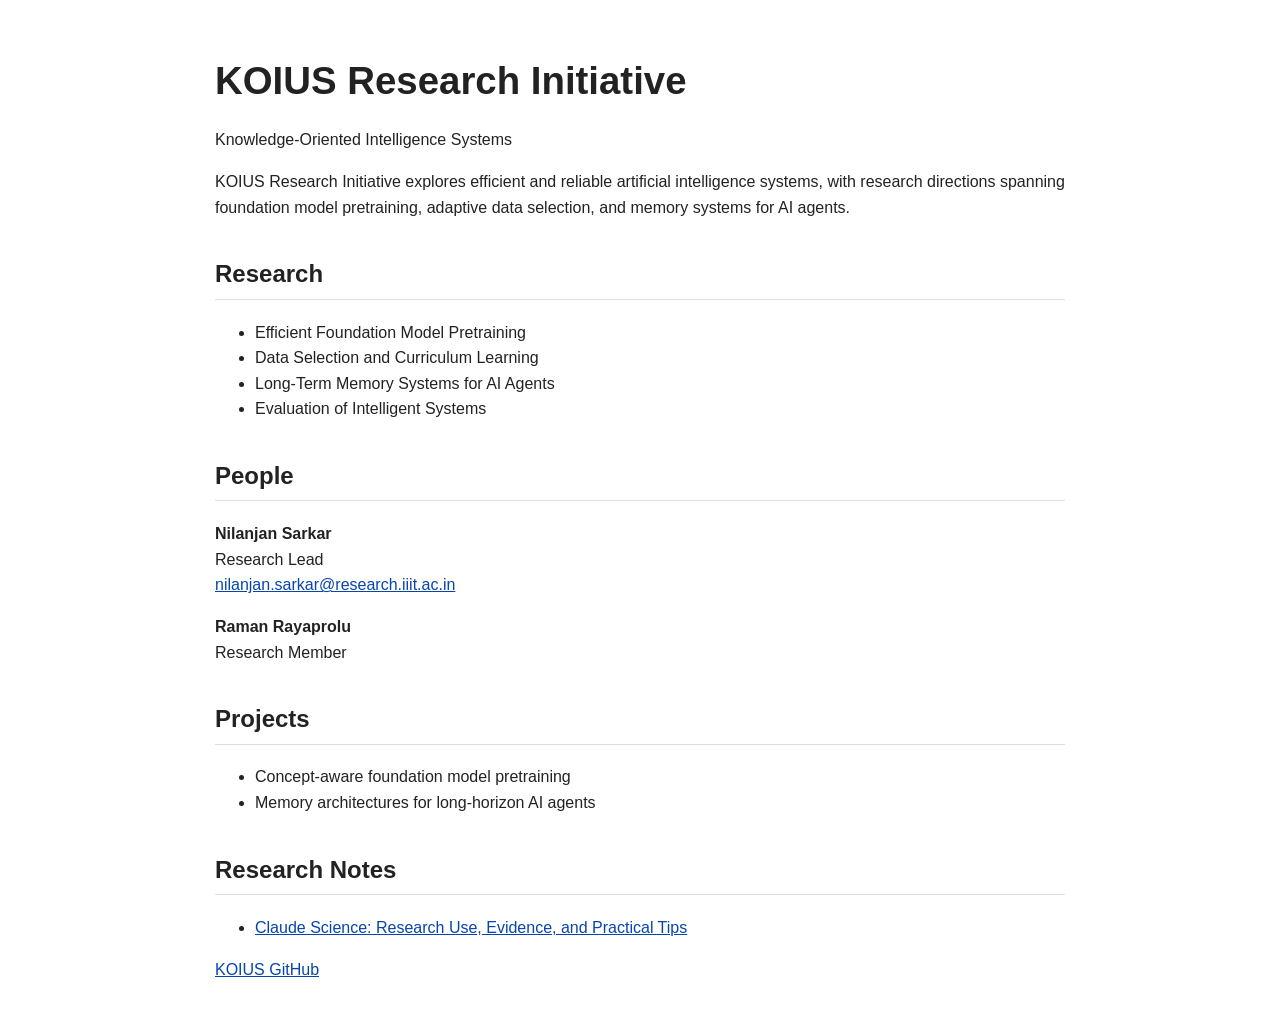
<file: index.html>
<!DOCTYPE html>
<html lang="en">
<head>
<meta charset="UTF-8">
<meta name="viewport" content="width=device-width, initial-scale=1.0">
<title>KOIUS Research Initiative</title>
<meta name="author" content="Nilanjan Sarkar">
<meta name="description" content="KOIUS Research Initiative explores efficient foundation model pretraining, adaptive data selection, and memory systems for AI agents.">
<link rel="stylesheet" href="style.css">
</head>
<body>
<main>
<h1>KOIUS Research Initiative</h1>
<p>Knowledge-Oriented Intelligence Systems</p>

<p>
KOIUS Research Initiative explores efficient and reliable artificial intelligence systems,
with research directions spanning foundation model pretraining, adaptive data selection,
and memory systems for AI agents.
</p>

<h2>Research</h2>
<ul>
<li>Efficient Foundation Model Pretraining</li>
<li>Data Selection and Curriculum Learning</li>
<li>Long-Term Memory Systems for AI Agents</li>
<li>Evaluation of Intelligent Systems</li>
</ul>

<h2>People</h2>
<p><b>Nilanjan Sarkar</b><br>
Research Lead<br>
<a href="mailto:nilanjan.sarkar@research.iiit.ac.in">nilanjan.sarkar@research.iiit.ac.in</a></p>

<p><b>Raman Rayaprolu</b><br>Research Member</p>

<h2>Projects</h2>
<ul>
<li>Concept-aware foundation model pretraining</li>
<li>Memory architectures for long-horizon AI agents</li>
</ul>

<h2>Research Notes</h2>
<ul>
<li><a href="claude-science/">Claude Science: Research Use, Evidence, and Practical Tips</a></li>
</ul>

<p><a href="https://github.com/koius-lab">KOIUS GitHub</a></p>
</main>
</body>
</html>
</file>
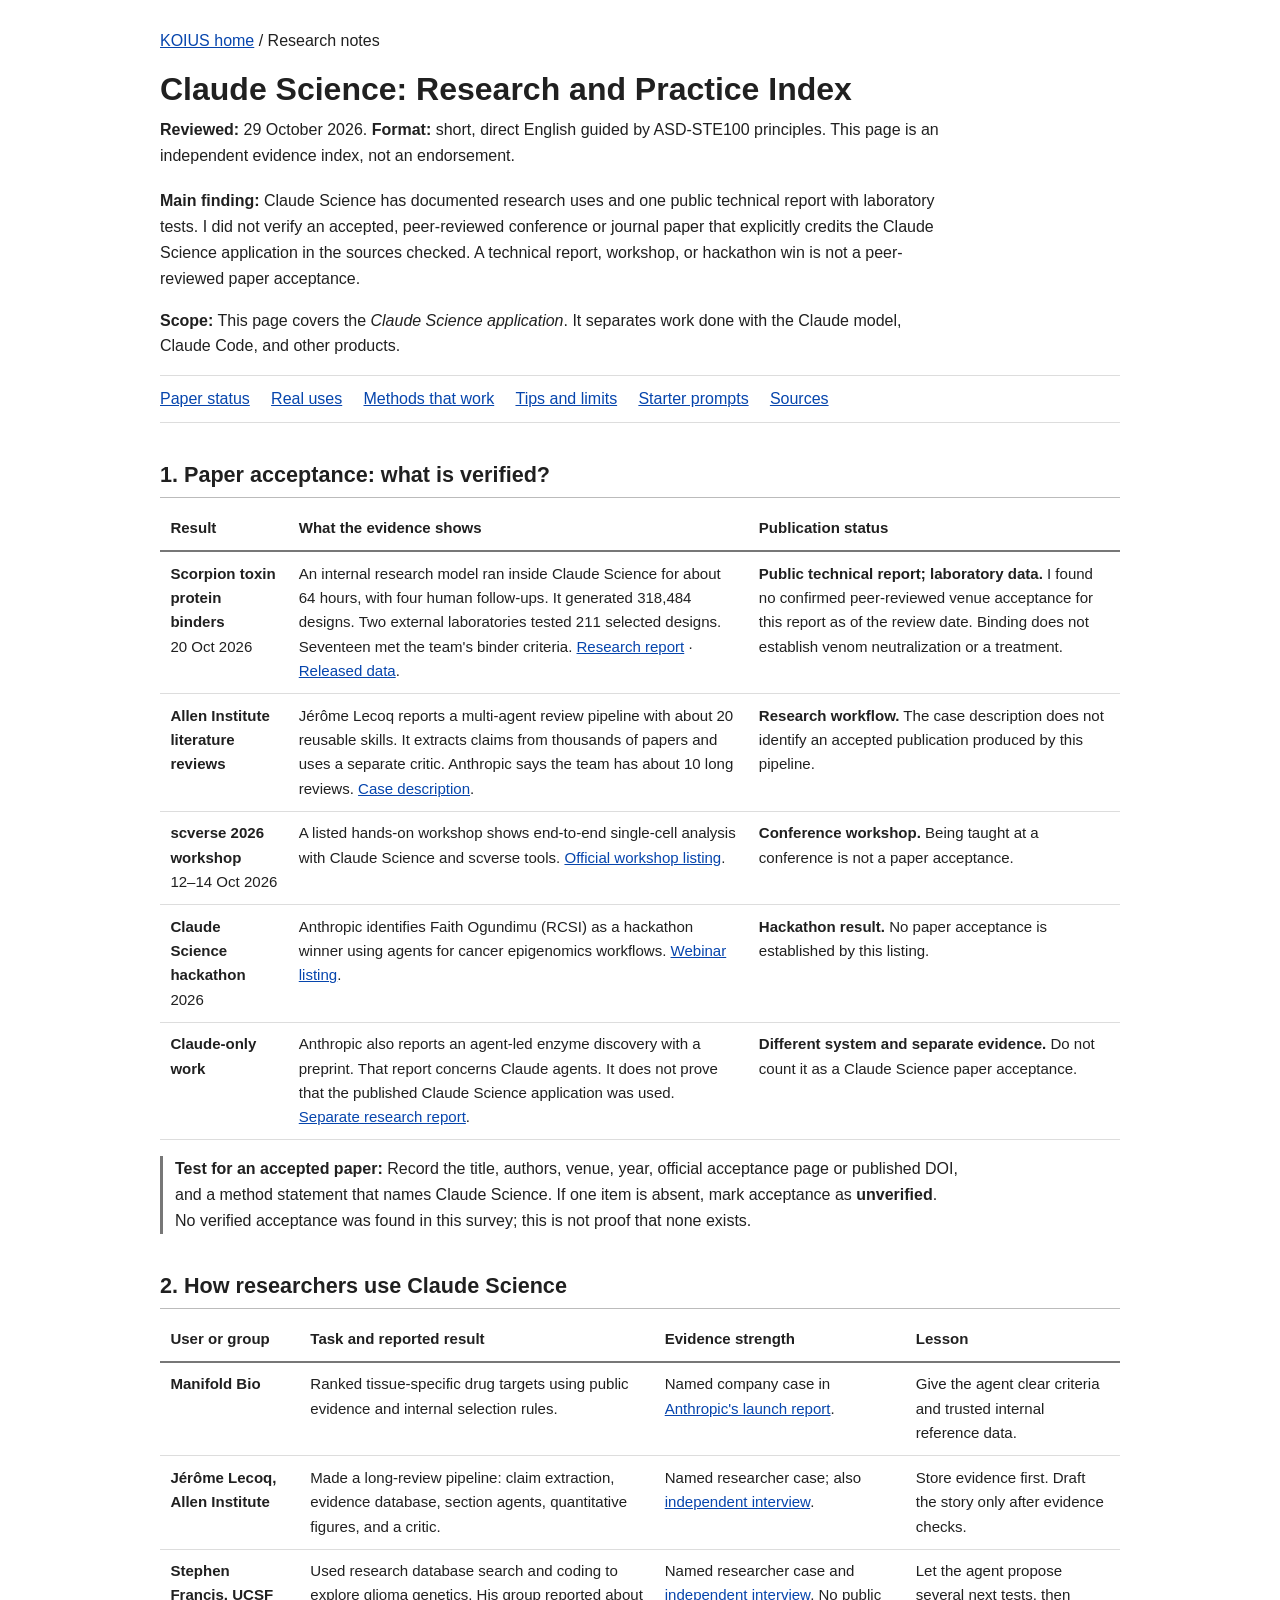
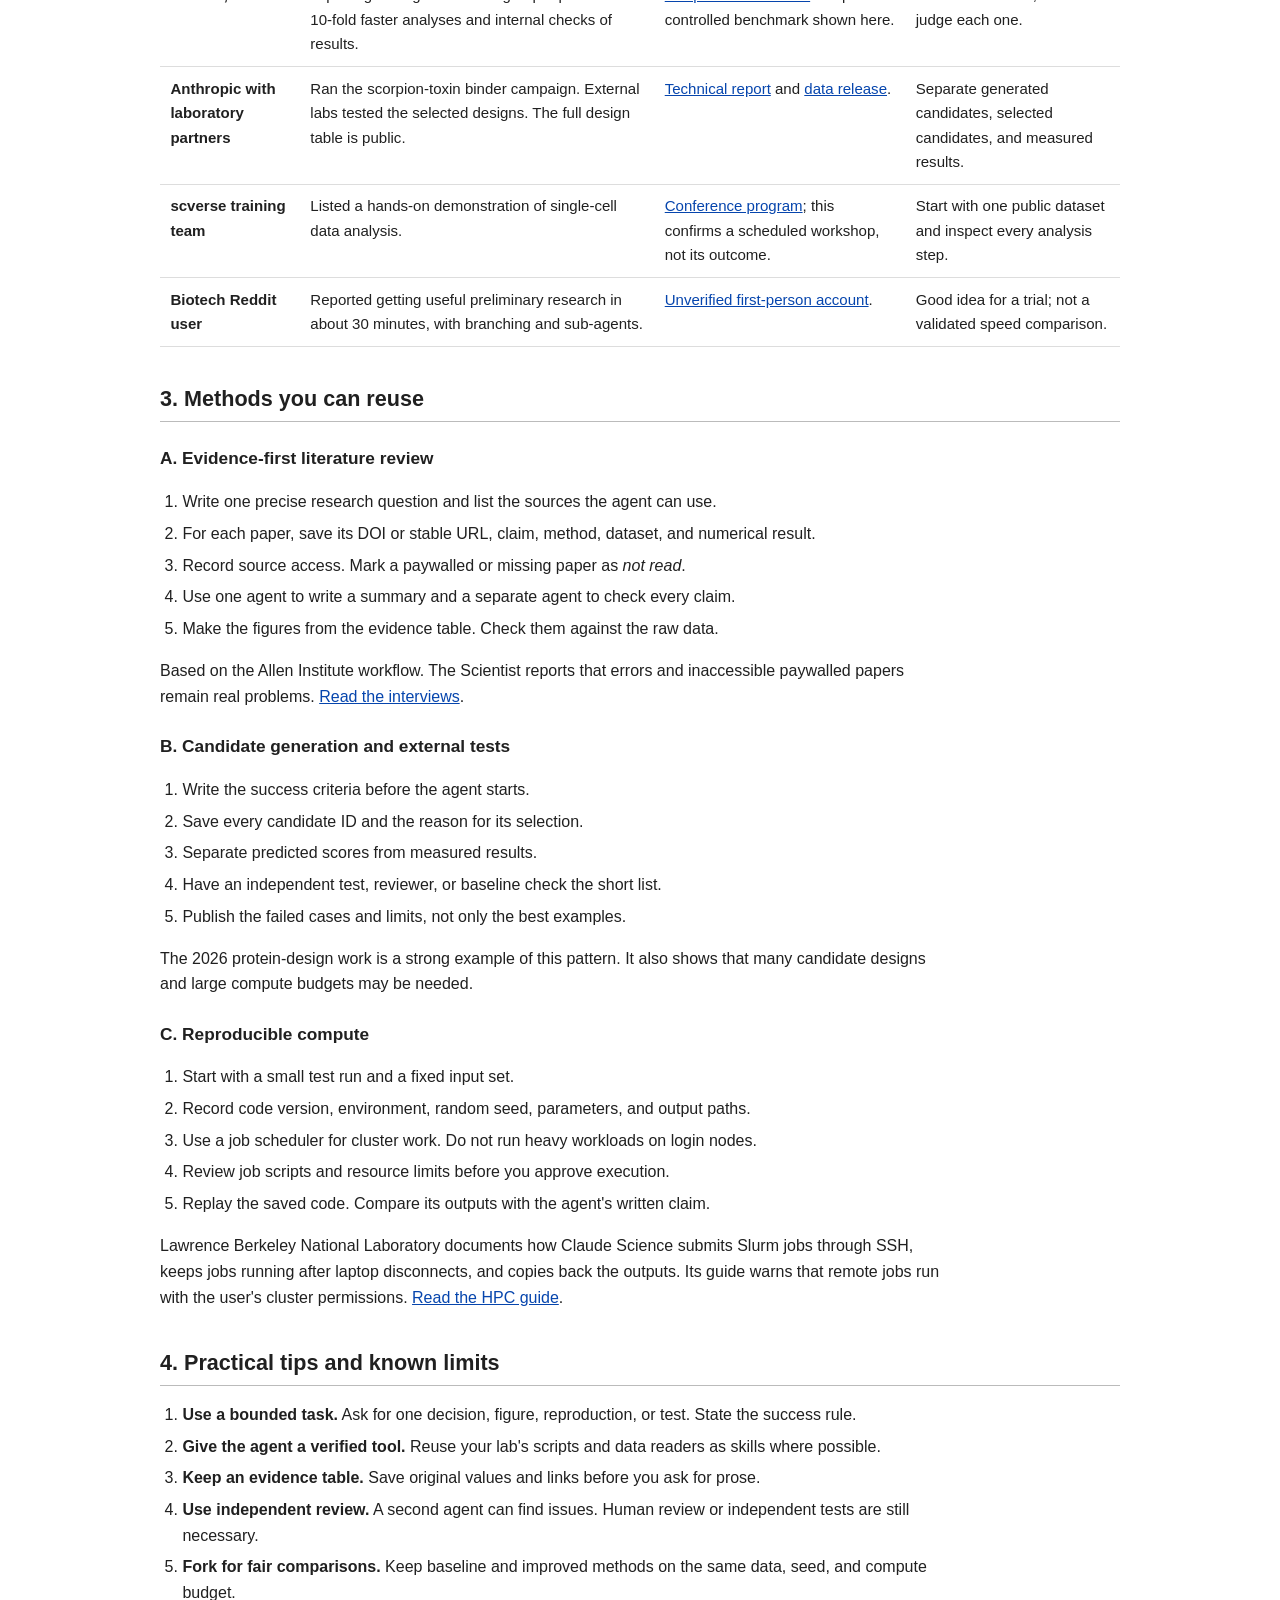
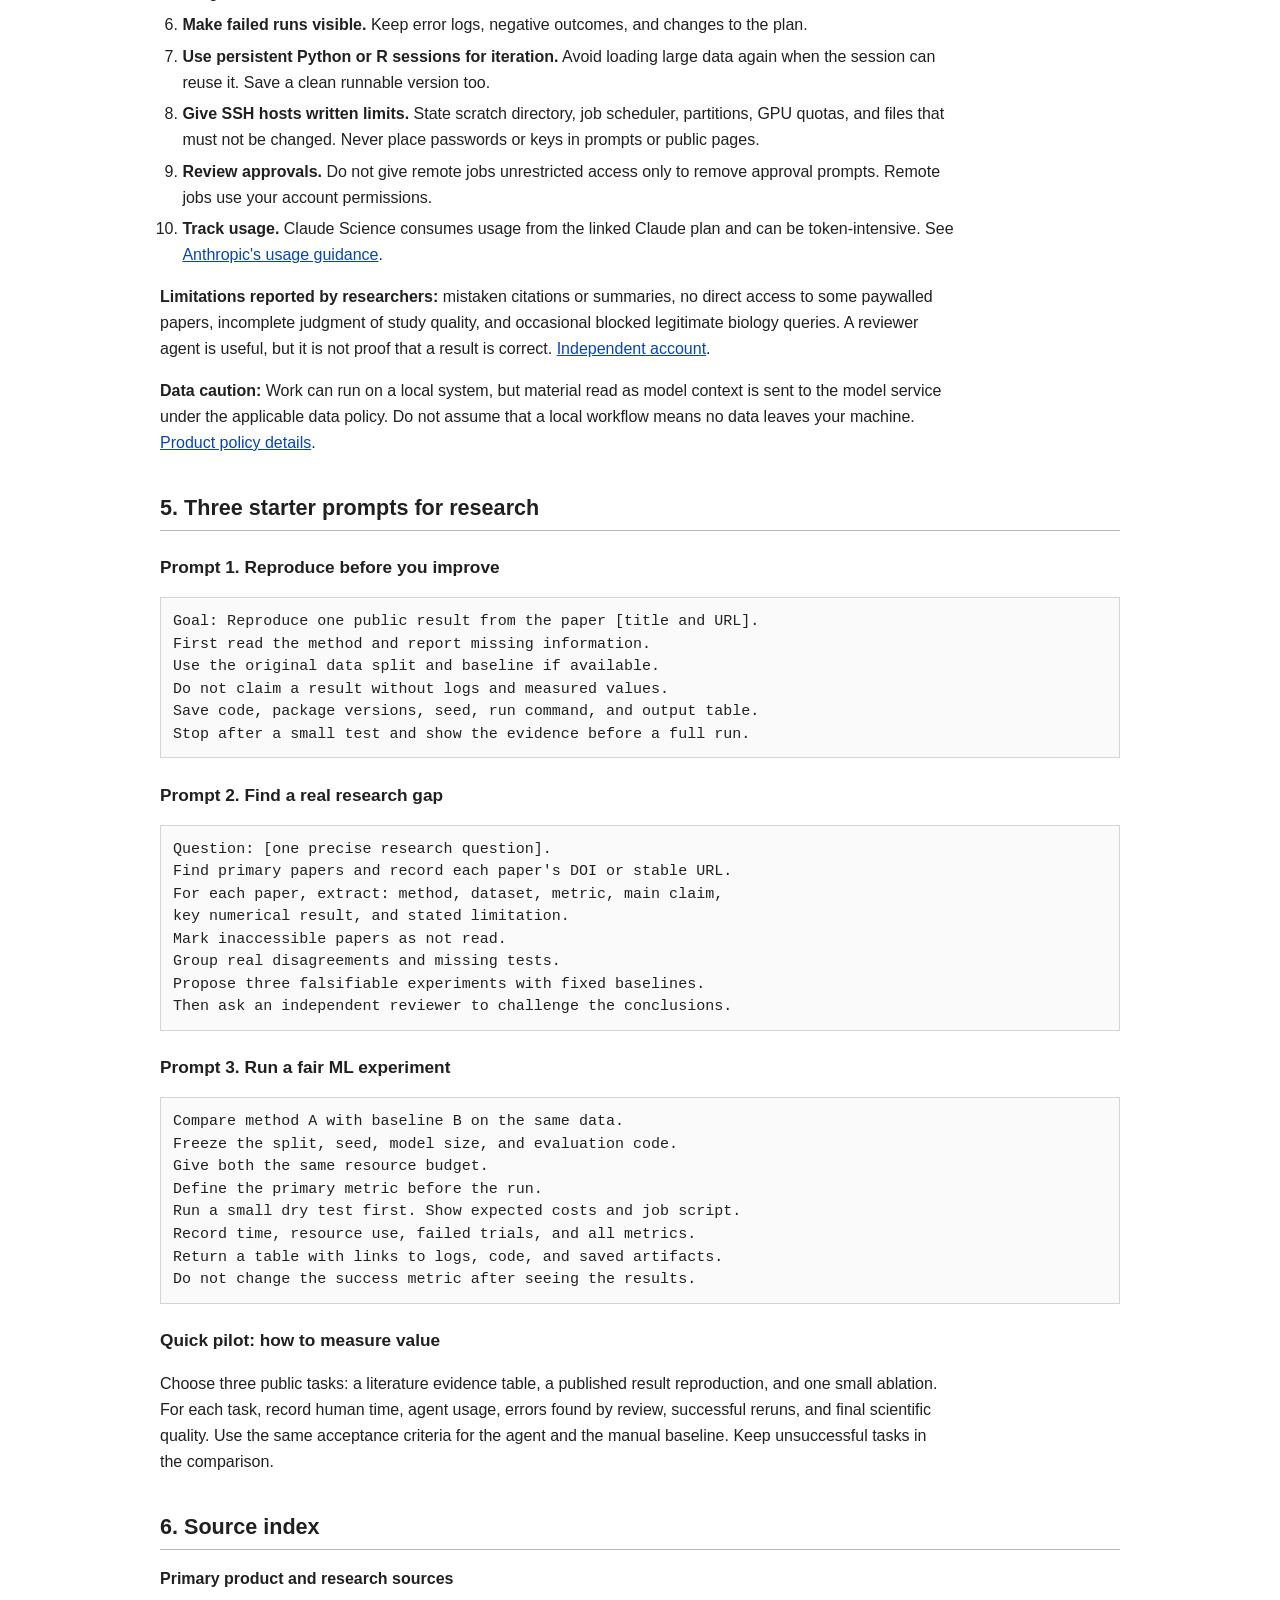
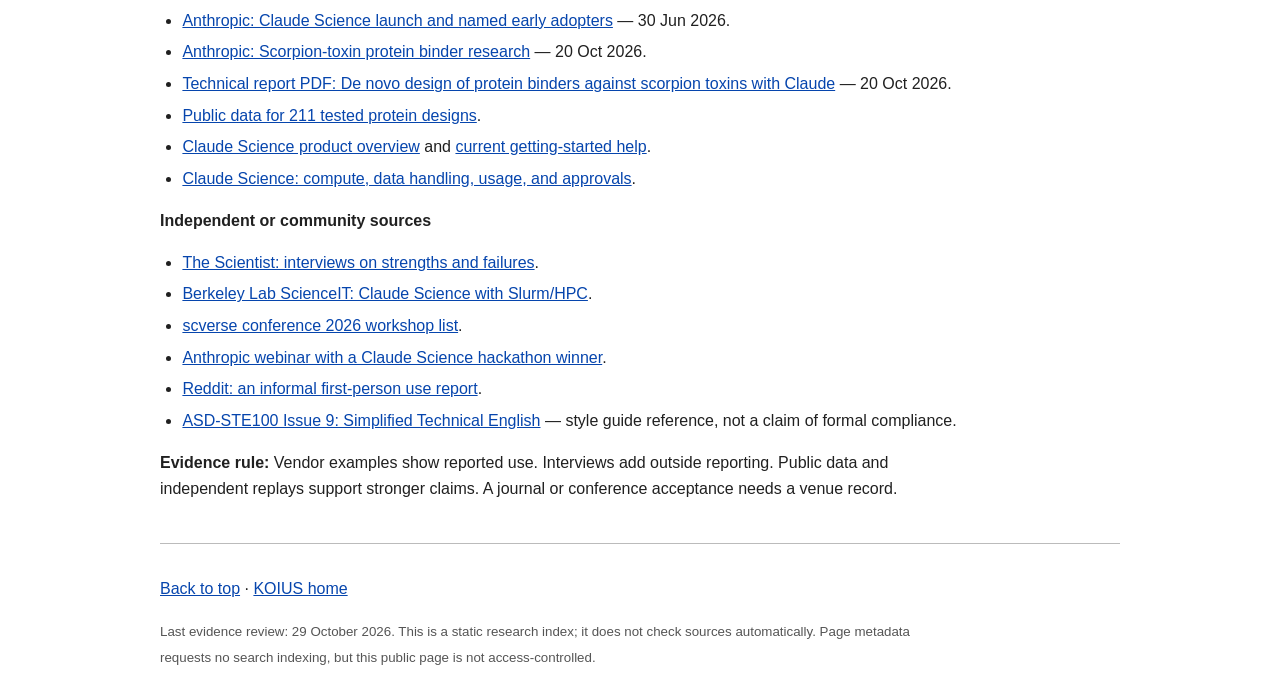
<file: claude-science/index.html>
<!DOCTYPE html>
<html lang="en">
<head>
<meta charset="utf-8">
<meta name="viewport" content="width=device-width, initial-scale=1">
<meta name="description" content="An evidence-based index of Claude Science research uses, public reports, paper status, limits, and practical methods.">
<meta name="robots" content="noindex, nofollow, noarchive">
<title>Claude Science: Research and Practice Index | KOIUS</title>
<link rel="stylesheet" href="../style.css">
<style>
:root{color-scheme:light}
body{max-width:960px;margin:28px auto;padding:0 20px;font:16px/1.62 Arial,Helvetica,sans-serif;color:#202020;background:#fff}
h1{font-size:2rem;line-height:1.22;margin:.5rem 0}
h2{font-size:1.35rem;margin:2.2rem 0 .5rem;padding-bottom:4px;border-bottom:1px solid #bbb}
h3{font-size:1.08rem;margin:1.45rem 0 .3rem}
p,li{max-width:88ch}
a{color:#0645ad;text-decoration:underline}
a:focus-visible{outline:2px solid #0645ad;outline-offset:2px}
nav a{margin-right:1.05rem;display:inline-block}
nav{padding:10px 0;border-top:1px solid #ddd;border-bottom:1px solid #ddd}
small,.muted{color:#555}
strong{font-weight:700}
ul,ol{padding-left:1.4rem}
li{margin:.36rem 0}
table{width:100%;border-collapse:collapse;font-size:.94rem}
th,td{text-align:left;border-bottom:1px solid #ddd;padding:.6rem .65rem;vertical-align:top}
th{border-bottom:2px solid #777}
.table-wrap{overflow-x:auto}
pre{white-space:pre-wrap;overflow-wrap:anywhere;border:1px solid #d4d4d4;padding:12px;font-size:.94rem;line-height:1.5;background:#fafafa}
code{font-family:ui-monospace,SFMono-Regular,Consolas,monospace;font-size:.93em}
.note{border-left:3px solid #777;padding-left:12px}
.meta{margin:.2rem 0 1.2rem}
footer{border-top:1px solid #bbb;margin:2.6rem 0 1.5rem;padding-top:1rem}
@media(max-width:600px){body{font-size:15px;margin:18px auto;padding:0 14px}h1{font-size:1.65rem}th,td{min-width:145px;padding:.45rem}nav a{margin:.2rem .6rem .2rem 0}}
@media print{body{max-width:none}nav{display:none}a{color:#111}}
</style>
</head>
<body>
<main id="top">
<p><a href="../index.html">KOIUS home</a> / Research notes</p>
<h1>Claude Science: Research and Practice Index</h1>
<p class="meta"><strong>Reviewed:</strong> 29 October 2026. <strong>Format:</strong> short, direct English guided by ASD-STE100 principles. This page is an independent evidence index, not an endorsement.</p>

<p><strong>Main finding:</strong> Claude Science has documented research uses and one public technical report with laboratory tests. I did not verify an accepted, peer-reviewed conference or journal paper that explicitly credits the Claude Science application in the sources checked. A technical report, workshop, or hackathon win is not a peer-reviewed paper acceptance.</p>
<p><strong>Scope:</strong> This page covers the <em>Claude Science application</em>. It separates work done with the Claude model, Claude Code, and other products.</p>
<nav aria-label="Page index">
<a href="#status">Paper status</a>
<a href="#uses">Real uses</a>
<a href="#patterns">Methods that work</a>
<a href="#tips">Tips and limits</a>
<a href="#prompts">Starter prompts</a>
<a href="#sources">Sources</a>
</nav>

<section id="status">
<h2>1. Paper acceptance: what is verified?</h2>
<div class="table-wrap">
<table>
<thead><tr><th>Result</th><th>What the evidence shows</th><th>Publication status</th></tr></thead>
<tbody>
<tr><td><strong>Scorpion toxin protein binders</strong><br>20 Oct 2026</td>
<td>An internal research model ran inside Claude Science for about 64 hours, with four human follow-ups. It generated 318,484 designs. Two external laboratories tested 211 selected designs. Seventeen met the team's binder criteria. <a href="https://www.anthropic.com/research/claude-scorpion-toxin-binder-design">Research report</a> · <a href="https://huggingface.co/datasets/Anthropic/scorpion-toxin-binder-design">Released data</a>.</td>
<td><strong>Public technical report; laboratory data.</strong> I found no confirmed peer-reviewed venue acceptance for this report as of the review date. Binding does not establish venom neutralization or a treatment.</td></tr>
<tr><td><strong>Allen Institute literature reviews</strong></td>
<td>Jérôme Lecoq reports a multi-agent review pipeline with about 20 reusable skills. It extracts claims from thousands of papers and uses a separate critic. Anthropic says the team has about 10 long reviews. <a href="https://www.anthropic.com/news/claude-science-ai-workbench">Case description</a>.</td>
<td><strong>Research workflow.</strong> The case description does not identify an accepted publication produced by this pipeline.</td></tr>
<tr><td><strong>scverse 2026 workshop</strong><br>12–14 Oct 2026</td>
<td>A listed hands-on workshop shows end-to-end single-cell analysis with Claude Science and scverse tools. <a href="https://scverse.org/conference2026/workshops/">Official workshop listing</a>.</td>
<td><strong>Conference workshop.</strong> Being taught at a conference is not a paper acceptance.</td></tr>
<tr><td><strong>Claude Science hackathon</strong><br>2026</td>
<td>Anthropic identifies Faith Ogundimu (RCSI) as a hackathon winner using agents for cancer epigenomics workflows. <a href="https://claude.com/resources/webinars/claude-science-ama-how-to-accelerate-scientific-discovery">Webinar listing</a>.</td>
<td><strong>Hackathon result.</strong> No paper acceptance is established by this listing.</td></tr>
<tr><td><strong>Claude-only work</strong></td>
<td>Anthropic also reports an agent-led enzyme discovery with a preprint. That report concerns Claude agents. It does not prove that the published Claude Science application was used. <a href="https://www.anthropic.com/research/claude-discovers-novel-enzyme-system">Separate research report</a>.</td>
<td><strong>Different system and separate evidence.</strong> Do not count it as a Claude Science paper acceptance.</td></tr>
</tbody>
</table>
</div>
<p class="note"><strong>Test for an accepted paper:</strong> Record the title, authors, venue, year, official acceptance page or published DOI, and a method statement that names Claude Science. If one item is absent, mark acceptance as <strong>unverified</strong>. No verified acceptance was found in this survey; this is not proof that none exists.</p>
</section>

<section id="uses">
<h2>2. How researchers use Claude Science</h2>
<div class="table-wrap"><table>
<thead><tr><th>User or group</th><th>Task and reported result</th><th>Evidence strength</th><th>Lesson</th></tr></thead>
<tbody>
<tr><td><strong>Manifold Bio</strong></td><td>Ranked tissue-specific drug targets using public evidence and internal selection rules.</td><td>Named company case in <a href="https://www.anthropic.com/news/claude-science-ai-workbench">Anthropic's launch report</a>.</td><td>Give the agent clear criteria and trusted internal reference data.</td></tr>
<tr><td><strong>Jérôme Lecoq, Allen Institute</strong></td><td>Made a long-review pipeline: claim extraction, evidence database, section agents, quantitative figures, and a critic.</td><td>Named researcher case; also <a href="https://www.the-scientist.com/early-verdicts-on-claude-science-faster-workflows-but-gaps-remain-74745">independent interview</a>.</td><td>Store evidence first. Draft the story only after evidence checks.</td></tr>
<tr><td><strong>Stephen Francis, UCSF</strong></td><td>Used research database search and coding to explore glioma genetics. His group reported about 10-fold faster analyses and internal checks of results.</td><td>Named researcher case and <a href="https://www.the-scientist.com/early-verdicts-on-claude-science-faster-workflows-but-gaps-remain-74745">independent interview</a>. No public controlled benchmark shown here.</td><td>Let the agent propose several next tests, then judge each one.</td></tr>
<tr><td><strong>Anthropic with laboratory partners</strong></td><td>Ran the scorpion-toxin binder campaign. External labs tested the selected designs. The full design table is public.</td><td><a href="https://www.anthropic.com/research/claude-scorpion-toxin-binder-design">Technical report</a> and <a href="https://huggingface.co/datasets/Anthropic/scorpion-toxin-binder-design">data release</a>.</td><td>Separate generated candidates, selected candidates, and measured results.</td></tr>
<tr><td><strong>scverse training team</strong></td><td>Listed a hands-on demonstration of single-cell data analysis.</td><td><a href="https://scverse.org/conference2026/workshops/">Conference program</a>; this confirms a scheduled workshop, not its outcome.</td><td>Start with one public dataset and inspect every analysis step.</td></tr>
<tr><td><strong>Biotech Reddit user</strong></td><td>Reported getting useful preliminary research in about 30 minutes, with branching and sub-agents.</td><td><a href="https://www.reddit.com/r/ClaudeAI/comments/1ukw29u/claude_science_positively_impressed/">Unverified first-person account</a>.</td><td>Good idea for a trial; not a validated speed comparison.</td></tr>
</tbody></table></div>
</section>

<section id="patterns">
<h2>3. Methods you can reuse</h2>
<h3>A. Evidence-first literature review</h3>
<ol>
<li>Write one precise research question and list the sources the agent can use.</li>
<li>For each paper, save its DOI or stable URL, claim, method, dataset, and numerical result.</li>
<li>Record source access. Mark a paywalled or missing paper as <em>not read</em>.</li>
<li>Use one agent to write a summary and a separate agent to check every claim.</li>
<li>Make the figures from the evidence table. Check them against the raw data.</li>
</ol>
<p>Based on the Allen Institute workflow. The Scientist reports that errors and inaccessible paywalled papers remain real problems. <a href="https://www.the-scientist.com/early-verdicts-on-claude-science-faster-workflows-but-gaps-remain-74745">Read the interviews</a>.</p>

<h3>B. Candidate generation and external tests</h3>
<ol>
<li>Write the success criteria before the agent starts.</li>
<li>Save every candidate ID and the reason for its selection.</li>
<li>Separate predicted scores from measured results.</li>
<li>Have an independent test, reviewer, or baseline check the short list.</li>
<li>Publish the failed cases and limits, not only the best examples.</li>
</ol>
<p>The 2026 protein-design work is a strong example of this pattern. It also shows that many candidate designs and large compute budgets may be needed.</p>

<h3>C. Reproducible compute</h3>
<ol>
<li>Start with a small test run and a fixed input set.</li>
<li>Record code version, environment, random seed, parameters, and output paths.</li>
<li>Use a job scheduler for cluster work. Do not run heavy workloads on login nodes.</li>
<li>Review job scripts and resource limits before you approve execution.</li>
<li>Replay the saved code. Compare its outputs with the agent's written claim.</li>
</ol>
<p>Lawrence Berkeley National Laboratory documents how Claude Science submits Slurm jobs through SSH, keeps jobs running after laptop disconnects, and copies back the outputs. Its guide warns that remote jobs run with the user's cluster permissions. <a href="https://scienceit-docs.lbl.gov/hpc/ai-tools/claude-science/">Read the HPC guide</a>.</p>
</section>

<section id="tips">
<h2>4. Practical tips and known limits</h2>
<ol>
<li><strong>Use a bounded task.</strong> Ask for one decision, figure, reproduction, or test. State the success rule.</li>
<li><strong>Give the agent a verified tool.</strong> Reuse your lab's scripts and data readers as skills where possible.</li>
<li><strong>Keep an evidence table.</strong> Save original values and links before you ask for prose.</li>
<li><strong>Use independent review.</strong> A second agent can find issues. Human review or independent tests are still necessary.</li>
<li><strong>Fork for fair comparisons.</strong> Keep baseline and improved methods on the same data, seed, and compute budget.</li>
<li><strong>Make failed runs visible.</strong> Keep error logs, negative outcomes, and changes to the plan.</li>
<li><strong>Use persistent Python or R sessions for iteration.</strong> Avoid loading large data again when the session can reuse it. Save a clean runnable version too.</li>
<li><strong>Give SSH hosts written limits.</strong> State scratch directory, job scheduler, partitions, GPU quotas, and files that must not be changed. Never place passwords or keys in prompts or public pages.</li>
<li><strong>Review approvals.</strong> Do not give remote jobs unrestricted access only to remove approval prompts. Remote jobs use your account permissions.</li>
<li><strong>Track usage.</strong> Claude Science consumes usage from the linked Claude plan and can be token-intensive. See <a href="https://claude.com/resources/guides/claude-science-product-guide/frequently-asked-questions-for-cios-and-it-leaders">Anthropic's usage guidance</a>.</li>
</ol>
<p><strong>Limitations reported by researchers:</strong> mistaken citations or summaries, no direct access to some paywalled papers, incomplete judgment of study quality, and occasional blocked legitimate biology queries. A reviewer agent is useful, but it is not proof that a result is correct. <a href="https://www.the-scientist.com/early-verdicts-on-claude-science-faster-workflows-but-gaps-remain-74745">Independent account</a>.</p>
<p><strong>Data caution:</strong> Work can run on a local system, but material read as model context is sent to the model service under the applicable data policy. Do not assume that a local workflow means no data leaves your machine. <a href="https://claude.com/resources/guides/claude-science-product-guide/frequently-asked-questions-for-cios-and-it-leaders">Product policy details</a>.</p>
</section>

<section id="prompts">
<h2>5. Three starter prompts for research</h2>
<h3>Prompt 1. Reproduce before you improve</h3>
<pre>Goal: Reproduce one public result from the paper [title and URL].
First read the method and report missing information.
Use the original data split and baseline if available.
Do not claim a result without logs and measured values.
Save code, package versions, seed, run command, and output table.
Stop after a small test and show the evidence before a full run.</pre>

<h3>Prompt 2. Find a real research gap</h3>
<pre>Question: [one precise research question].
Find primary papers and record each paper's DOI or stable URL.
For each paper, extract: method, dataset, metric, main claim,
key numerical result, and stated limitation.
Mark inaccessible papers as not read.
Group real disagreements and missing tests.
Propose three falsifiable experiments with fixed baselines.
Then ask an independent reviewer to challenge the conclusions.</pre>

<h3>Prompt 3. Run a fair ML experiment</h3>
<pre>Compare method A with baseline B on the same data.
Freeze the split, seed, model size, and evaluation code.
Give both the same resource budget.
Define the primary metric before the run.
Run a small dry test first. Show expected costs and job script.
Record time, resource use, failed trials, and all metrics.
Return a table with links to logs, code, and saved artifacts.
Do not change the success metric after seeing the results.</pre>

<h3>Quick pilot: how to measure value</h3>
<p>Choose three public tasks: a literature evidence table, a published result reproduction, and one small ablation. For each task, record human time, agent usage, errors found by review, successful reruns, and final scientific quality. Use the same acceptance criteria for the agent and the manual baseline. Keep unsuccessful tasks in the comparison.</p>
</section>

<section id="sources">
<h2>6. Source index</h2>
<p><strong>Primary product and research sources</strong></p>
<ul>
<li><a href="https://www.anthropic.com/news/claude-science-ai-workbench">Anthropic: Claude Science launch and named early adopters</a> — 30 Jun 2026.</li>
<li><a href="https://www.anthropic.com/research/claude-scorpion-toxin-binder-design">Anthropic: Scorpion-toxin protein binder research</a> — 20 Oct 2026.</li>
<li><a href="https://www-cdn.anthropic.com/31ac578806cffd8b3d92d8affe6edc4c04d502e1.pdf">Technical report PDF: De novo design of protein binders against scorpion toxins with Claude</a> — 20 Oct 2026.</li>
<li><a href="https://huggingface.co/datasets/Anthropic/scorpion-toxin-binder-design">Public data for 211 tested protein designs</a>.</li>
<li><a href="https://claude.com/product/claude-science">Claude Science product overview</a> and <a href="https://support.claude.com/en/articles/16563838-get-started-with-claude-science">current getting-started help</a>.</li>
<li><a href="https://claude.com/resources/guides/claude-science-product-guide/frequently-asked-questions-for-cios-and-it-leaders">Claude Science: compute, data handling, usage, and approvals</a>.</li>
</ul>
<p><strong>Independent or community sources</strong></p>
<ul>
<li><a href="https://www.the-scientist.com/early-verdicts-on-claude-science-faster-workflows-but-gaps-remain-74745">The Scientist: interviews on strengths and failures</a>.</li>
<li><a href="https://scienceit-docs.lbl.gov/hpc/ai-tools/claude-science/">Berkeley Lab ScienceIT: Claude Science with Slurm/HPC</a>.</li>
<li><a href="https://scverse.org/conference2026/workshops/">scverse conference 2026 workshop list</a>.</li>
<li><a href="https://claude.com/resources/webinars/claude-science-ama-how-to-accelerate-scientific-discovery">Anthropic webinar with a Claude Science hackathon winner</a>.</li>
<li><a href="https://www.reddit.com/r/ClaudeAI/comments/1ukw29u/claude_science_positively_impressed/">Reddit: an informal first-person use report</a>.</li>
<li><a href="https://www.asd-ste100.org/about_STE.html">ASD-STE100 Issue 9: Simplified Technical English</a> — style guide reference, not a claim of formal compliance.</li>
</ul>
<p><strong>Evidence rule:</strong> Vendor examples show reported use. Interviews add outside reporting. Public data and independent replays support stronger claims. A journal or conference acceptance needs a venue record.</p>
</section>

<footer>
<p><a href="#top">Back to top</a> · <a href="../index.html">KOIUS home</a></p>
<p><small>Last evidence review: 29 October 2026. This is a static research index; it does not check sources automatically. Page metadata requests no search indexing, but this public page is not access-controlled.</small></p>
</footer>
</main>
</body>
</html>
</file>
<file: style.css>
body {
    font-family: Arial, Helvetica, sans-serif;
    max-width: 850px;
    margin: 50px auto;
    padding: 0 25px;
    line-height: 1.6;
    color: #222;
}

h1 {
    font-size: 2.4rem;
    margin-bottom: 0;
}

h2 {
    margin-top: 35px;
    border-bottom: 1px solid #ddd;
    padding-bottom: 5px;
}

a {
    color: #0645ad;
}

.subtitle {
    color: #555;
}
</file>
